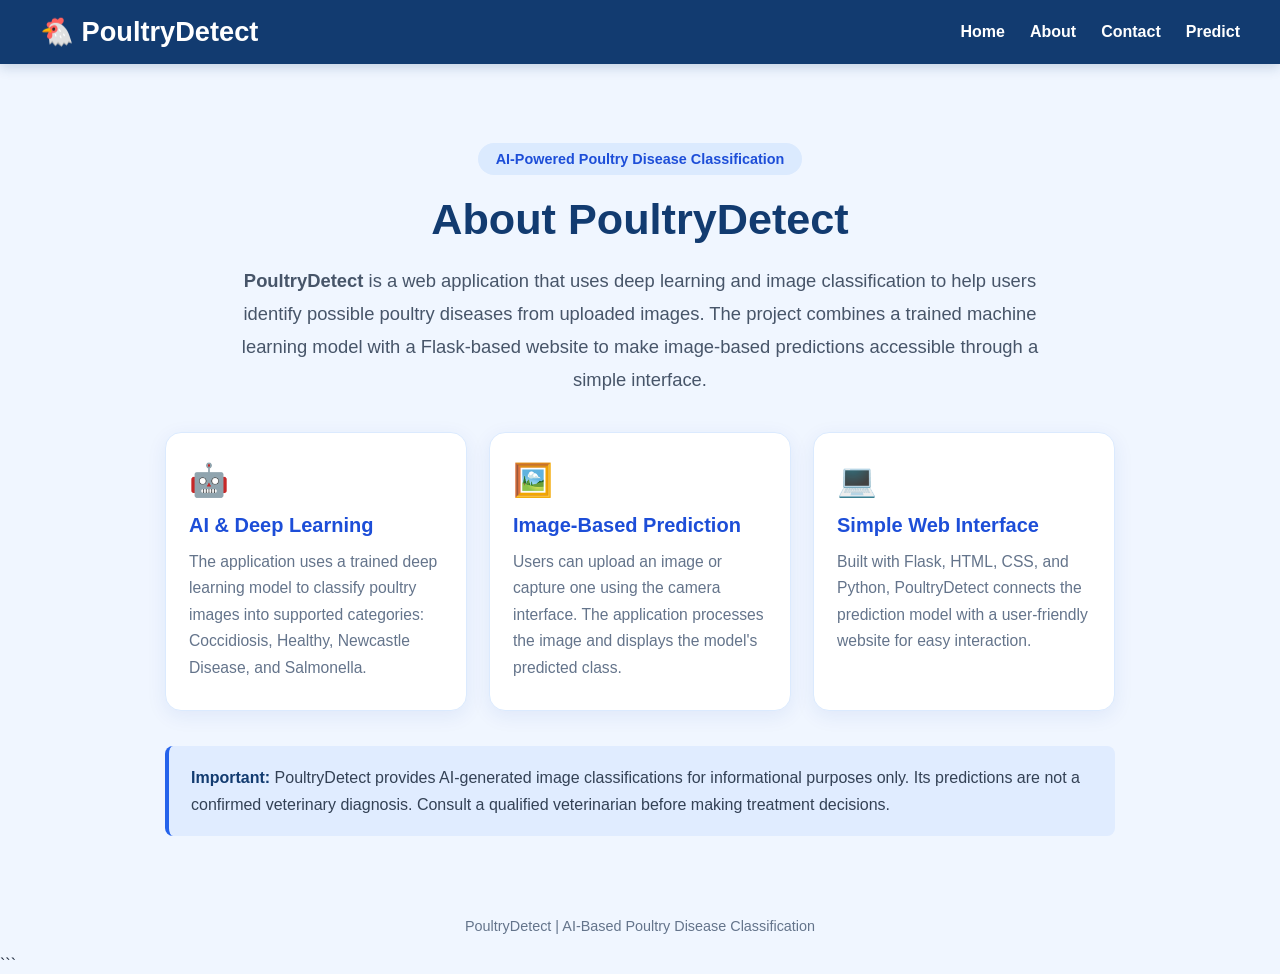
<file: templates/about.html>
```html
<!DOCTYPE html>
<html lang="en">
<head>
    <meta charset="UTF-8">
    <meta name="viewport" content="width=device-width, initial-scale=1.0">
    <title>About - PoultryDetect</title>

    <style>
        * {
            box-sizing: border-box;
            margin: 0;
            padding: 0;
        }

        body {
            font-family: 'Segoe UI', Tahoma, Geneva, Verdana, sans-serif;
            background: #f0f6ff;
            color: #1e293b;
            min-height: 100vh;
        }

        .navbar {
            display: flex;
            justify-content: space-between;
            align-items: center;
            padding: 16px 40px;
            background: #123b70;
            width: 100%;
            position: fixed;
            top: 0;
            left: 0;
            z-index: 1000;
            box-shadow: 0 3px 12px rgba(18, 59, 112, 0.2);
        }

        .navbar-left {
            font-size: 1.7em;
            font-weight: bold;
            color: #ffffff;
        }

        .navbar-center {
            display: flex;
            flex-wrap: wrap;
            gap: 25px;
        }

        .navbar-center a {
            color: #ffffff;
            text-decoration: none;
            font-weight: 600;
            transition: color 0.3s;
        }

        .navbar-center a:hover {
            color: #93c5fd;
        }

        .content {
            max-width: 1000px;
            margin: 0 auto;
            padding: 125px 25px 60px;
            text-align: center;
            animation: fadeIn 0.8s ease;
        }

        .tagline {
            display: inline-block;
            padding: 8px 18px;
            background: #dbeafe;
            color: #1d4ed8;
            border-radius: 25px;
            font-size: 0.9em;
            font-weight: 600;
            margin-bottom: 20px;
        }

        h1 {
            font-size: 2.7em;
            color: #123b70;
            margin-bottom: 20px;
        }

        .intro {
            font-size: 1.15em;
            line-height: 1.8;
            color: #475569;
            max-width: 800px;
            margin: 0 auto 35px;
        }

        .info-grid {
            display: grid;
            grid-template-columns: repeat(3, 1fr);
            gap: 22px;
            margin-top: 35px;
            text-align: left;
        }

        .info-card {
            background: #ffffff;
            padding: 28px 23px;
            border-radius: 16px;
            box-shadow: 0 5px 20px rgba(30, 64, 175, 0.08);
            border: 1px solid #dbeafe;
            transition: transform 0.3s, box-shadow 0.3s;
        }

        .info-card:hover {
            transform: translateY(-5px);
            box-shadow: 0 10px 25px rgba(30, 64, 175, 0.14);
        }

        .card-icon {
            font-size: 2em;
            margin-bottom: 15px;
        }

        .info-card h2 {
            color: #1d4ed8;
            font-size: 1.25em;
            margin-bottom: 12px;
        }

        .info-card p {
            color: #64748b;
            line-height: 1.7;
            font-size: 0.98em;
        }

        .disclaimer {
            background: #e0ecff;
            border-left: 4px solid #2563eb;
            padding: 18px 22px;
            margin: 35px auto 0;
            border-radius: 8px;
            text-align: left;
            color: #334155;
            line-height: 1.7;
        }

        .disclaimer strong {
            color: #123b70;
        }

        .footer {
            text-align: center;
            padding: 22px;
            color: #64748b;
            font-size: 0.9em;
        }

        @keyframes fadeIn {
            from {
                opacity: 0;
                transform: translateY(15px);
            }
            to {
                opacity: 1;
                transform: translateY(0);
            }
        }

        @media (max-width: 700px) {
            .navbar {
                padding: 14px 18px;
                flex-direction: column;
                gap: 12px;
            }

            .navbar-left {
                font-size: 1.4em;
            }

            .navbar-center {
                justify-content: center;
                gap: 16px;
            }

            .content {
                padding-top: 145px;
            }

            h1 {
                font-size: 2em;
            }

            .info-grid {
                grid-template-columns: 1fr;
            }
        }
    </style>
</head>

<body>

    <nav class="navbar">
        <div class="navbar-left">🐔 PoultryDetect</div>

        <div class="navbar-center">
            <a href="/">Home</a>
            <a href="/about">About</a>
            <a href="/contact">Contact</a>
            <a href="/predict_page">Predict</a>
        </div>
    </nav>

    <main class="content">
        <div class="tagline">AI-Powered Poultry Disease Classification</div>

        <h1>About PoultryDetect</h1>

        <p class="intro">
            <strong>PoultryDetect</strong> is a web application that uses
            deep learning and image classification to help users identify
            possible poultry diseases from uploaded images. The project
            combines a trained machine learning model with a Flask-based
            website to make image-based predictions accessible through a
            simple interface.
        </p>

        <section class="info-grid">

            <div class="info-card">
                <div class="card-icon">🤖</div>
                <h2>AI & Deep Learning</h2>
                <p>
                    The application uses a trained deep learning model to
                    classify poultry images into supported categories:
                    Coccidiosis, Healthy, Newcastle Disease, and Salmonella.
                </p>
            </div>

            <div class="info-card">
                <div class="card-icon">🖼️</div>
                <h2>Image-Based Prediction</h2>
                <p>
                    Users can upload an image or capture one using the
                    camera interface. The application processes the image
                    and displays the model's predicted class.
                </p>
            </div>

            <div class="info-card">
                <div class="card-icon">💻</div>
                <h2>Simple Web Interface</h2>
                <p>
                    Built with Flask, HTML, CSS, and Python, PoultryDetect
                    connects the prediction model with a user-friendly
                    website for easy interaction.
                </p>
            </div>

        </section>

        <div class="disclaimer">
            <strong>Important:</strong> PoultryDetect provides AI-generated
            image classifications for informational purposes only. Its
            predictions are not a confirmed veterinary diagnosis. Consult
            a qualified veterinarian before making treatment decisions.
        </div>
    </main>

    <footer class="footer">
        PoultryDetect | AI-Based Poultry Disease Classification
    </footer>

</body>
</html>
```
</file>
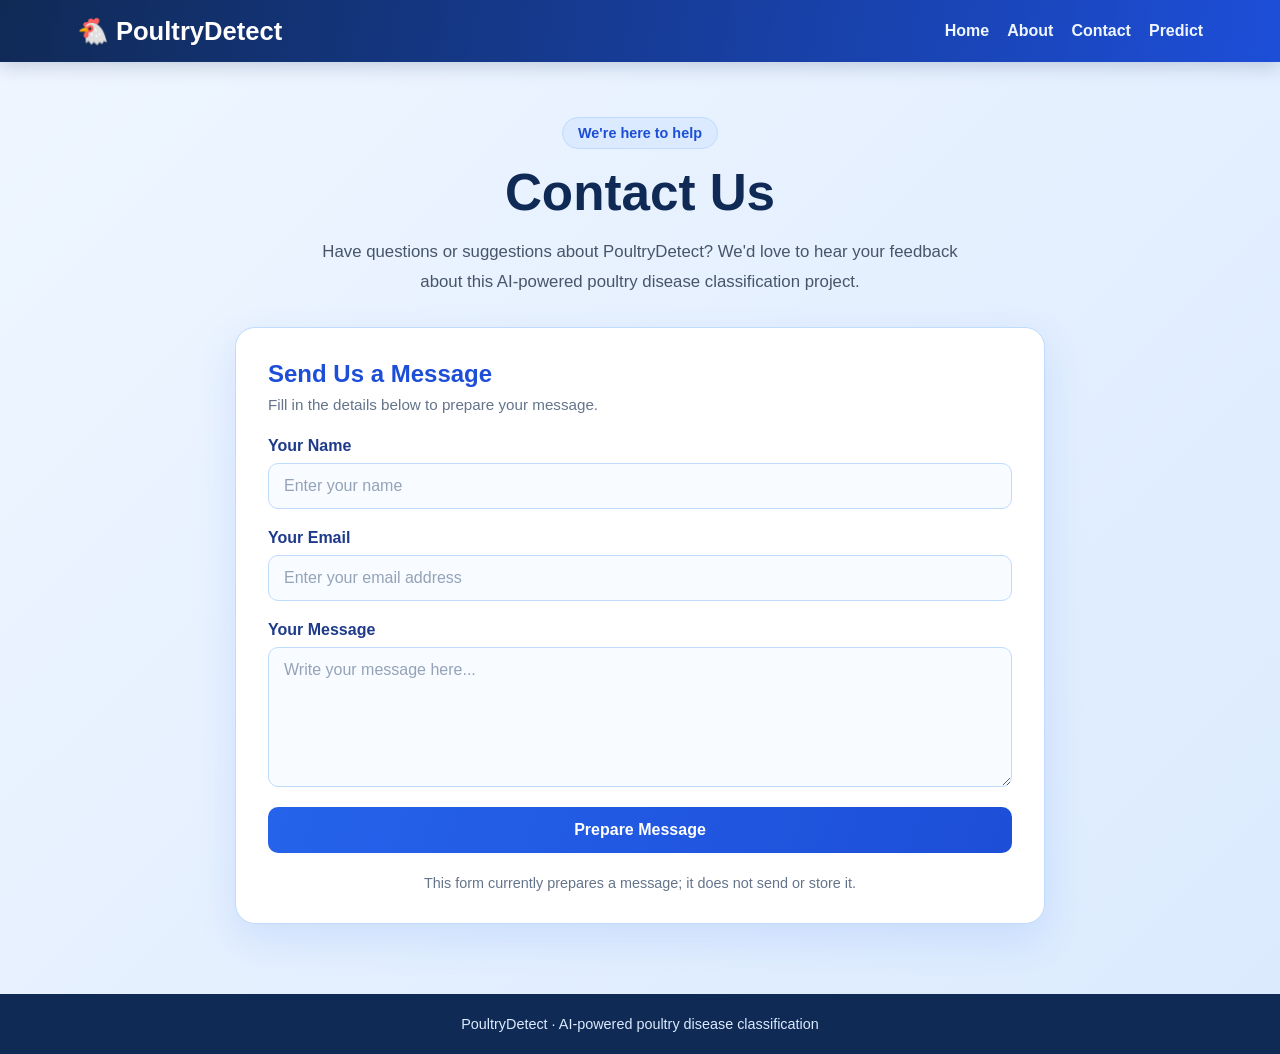
<file: templates/contact.html>
<!DOCTYPE html>
<html lang="en">
<head>
    <meta charset="UTF-8">
    <meta name="viewport" content="width=device-width, initial-scale=1.0">
    <title>Contact Us | PoultryDetect</title>

    <style>
        * {
            margin: 0;
            padding: 0;
            box-sizing: border-box;
        }

        :root {
            --navy: #102a56;
            --blue: #2563eb;
            --light-blue: #60a5fa;
            --pale-blue: #eff6ff;
            --text: #172554;
        }

        body {
            min-height: 100vh;
            font-family: "Segoe UI", Arial, sans-serif;
            color: var(--text);
            background: linear-gradient(135deg, #eff6ff, #dbeafe);
        }

        /* Navigation */
        .navbar {
            display: flex;
            justify-content: space-between;
            align-items: center;
            flex-wrap: wrap;
            gap: 15px;
            padding: 16px 6%;
            background: linear-gradient(100deg, #102a56, #1d4ed8);
            box-shadow: 0 4px 18px rgba(16, 42, 86, 0.2);
        }

        .navbar-left {
            color: white;
            font-size: 1.6rem;
            font-weight: 800;
        }

        .navbar-center {
            display: flex;
            flex-wrap: wrap;
            gap: 18px;
        }

        .navbar-center a {
            color: #eff6ff;
            text-decoration: none;
            font-weight: 600;
            transition: color 0.2s;
        }

        .navbar-center a:hover {
            color: #93c5fd;
        }

        /* Main content */
        .content {
            max-width: 850px;
            margin: 0 auto;
            padding: 55px 20px 70px;
            animation: fadeIn 0.7s ease;
        }

        .heading {
            text-align: center;
            margin-bottom: 30px;
        }

        .eyebrow {
            display: inline-block;
            margin-bottom: 14px;
            padding: 7px 15px;
            color: #1d4ed8;
            background: #dbeafe;
            border: 1px solid #bfdbfe;
            border-radius: 999px;
            font-size: 0.9rem;
            font-weight: 700;
        }

        h1 {
            margin-bottom: 15px;
            color: var(--navy);
            font-size: clamp(2.2rem, 5vw, 3.2rem);
        }

        .intro {
            max-width: 650px;
            margin: 0 auto;
            color: #475569;
            font-size: 1.05rem;
            line-height: 1.8;
        }

        /* Contact form */
        .contact-card {
            padding: 32px;
            background: #ffffff;
            border: 1px solid #bfdbfe;
            border-radius: 20px;
            box-shadow: 0 15px 40px rgba(37, 99, 235, 0.12);
        }

        .contact-card h2 {
            margin-bottom: 8px;
            color: #1d4ed8;
            font-size: 1.5rem;
        }

        .form-description {
            margin-bottom: 24px;
            color: #64748b;
            font-size: 0.95rem;
        }

        .form-group {
            margin-bottom: 20px;
        }

        label {
            display: block;
            margin-bottom: 8px;
            color: #1e3a8a;
            font-weight: 600;
        }

        input,
        textarea {
            display: block;
            width: 100%;
            padding: 13px 15px;
            border: 1px solid #bfdbfe;
            border-radius: 10px;
            background: #f8fbff;
            color: #172554;
            font: inherit;
            transition: border-color 0.2s, box-shadow 0.2s;
        }

        input::placeholder,
        textarea::placeholder {
            color: #94a3b8;
        }

        input:focus,
        textarea:focus {
            outline: none;
            border-color: #3b82f6;
            box-shadow: 0 0 0 3px rgba(59, 130, 246, 0.15);
        }

        textarea {
            min-height: 140px;
            resize: vertical;
        }

        .submit-button {
            display: inline-block;
            width: 100%;
            padding: 14px 24px;
            color: white;
            background: linear-gradient(110deg, #2563eb, #1d4ed8);
            border: none;
            border-radius: 10px;
            font-size: 1rem;
            font-weight: 700;
            cursor: pointer;
            transition: transform 0.2s, box-shadow 0.2s;
        }

        .submit-button:hover {
            transform: translateY(-2px);
            box-shadow: 0 8px 20px rgba(37, 99, 235, 0.25);
        }

        .contact-note {
            margin-top: 22px;
            color: #64748b;
            text-align: center;
            font-size: 0.9rem;
        }

        footer {
            padding: 22px;
            color: #dbeafe;
            background: #102a56;
            text-align: center;
            font-size: 0.9rem;
        }

        @keyframes fadeIn {
            from {
                opacity: 0;
                transform: translateY(12px);
            }
            to {
                opacity: 1;
                transform: translateY(0);
            }
        }

        @media (max-width: 600px) {
            .navbar {
                justify-content: center;
            }

            .navbar-left {
                width: 100%;
                text-align: center;
            }

            .navbar-center {
                justify-content: center;
                gap: 14px;
            }

            .content {
                padding: 35px 16px 50px;
            }

            .contact-card {
                padding: 23px 18px;
            }
        }

        @media (prefers-reduced-motion: reduce) {
            *, *::before, *::after {
                animation-duration: 0.01ms !important;
                transition-duration: 0.01ms !important;
            }
        }
    </style>
</head>

<body>

    <nav class="navbar">
        <div class="navbar-left">🐔 PoultryDetect</div>

        <div class="navbar-center">
            <a href="/">Home</a>
            <a href="/about">About</a>
            <a href="/contact">Contact</a>
            <a href="/predict_page">Predict</a>
        </div>
    </nav>

    <main class="content">
        <header class="heading">
            <span class="eyebrow">We're here to help</span>

            <h1>Contact Us</h1>

            <p class="intro">
                Have questions or suggestions about PoultryDetect?
                We'd love to hear your feedback about this AI-powered
                poultry disease classification project.
            </p>
        </header>

        <section class="contact-card">
            <h2>Send Us a Message</h2>

            <p class="form-description">
                Fill in the details below to prepare your message.
            </p>

            <form id="contactForm">
                <div class="form-group">
                    <label for="name">Your Name</label>
                    <input
                        type="text"
                        id="name"
                        name="name"
                        placeholder="Enter your name"
                        autocomplete="name"
                        required>
                </div>

                <div class="form-group">
                    <label for="email">Your Email</label>
                    <input
                        type="email"
                        id="email"
                        name="email"
                        placeholder="Enter your email address"
                        autocomplete="email"
                        required>
                </div>

                <div class="form-group">
                    <label for="message">Your Message</label>
                    <textarea
                        id="message"
                        name="message"
                        placeholder="Write your message here..."
                        required></textarea>
                </div>

                <button type="submit" class="submit-button">
                    Prepare Message
                </button>
            </form>

            <p class="contact-note" id="formStatus" role="status"
               aria-live="polite">
                This form currently prepares a message; it does not send or store it.
            </p>
        </section>
    </main>

    <footer>
        PoultryDetect · AI-powered poultry disease classification
    </footer>

    <script>
        document.getElementById("contactForm").addEventListener("submit", function(event) {
            event.preventDefault();

            const name = document.getElementById("name").value.trim();
            const email = document.getElementById("email").value.trim();
            const message = document.getElementById("message").value.trim();

            if (!name || !email || !message) {
                document.getElementById("formStatus").textContent =
                    "Please complete all fields.";
                return;
            }

            document.getElementById("formStatus").textContent =
                "Thank you, " + name +
                ". Your message is ready, but this demo does not send it anywhere.";
        });
    </script>

</body>
</html>
</file>
